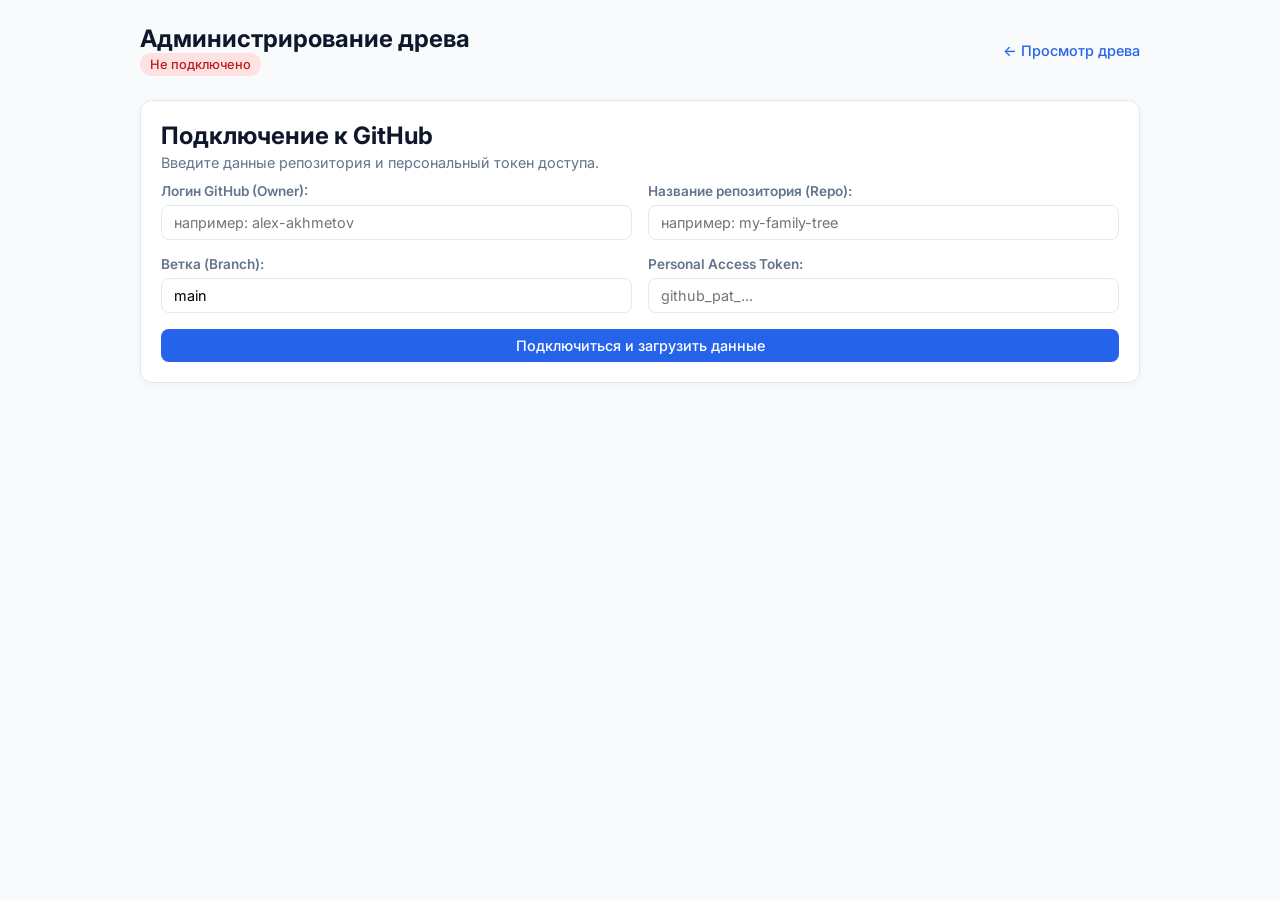
<file: admin.html>
<!DOCTYPE html>
<html lang="ru">
<head>
  <meta charset="UTF-8">
  <meta name="viewport" content="width=device-width, initial-scale=1.0">
  <title>Панель управления — Семейное древо</title>
  <link rel="preconnect" href="https://fonts.googleapis.com">
  <link rel="preconnect" href="https://fonts.gstatic.com" crossorigin>
  <link href="https://fonts.googleapis.com/css2?family=Inter:wght@400;500;600;700&display=swap" rel="stylesheet">
  <style>
    :root {
      --bg: #f8fafc;
      --panel: #ffffff;
      --text: #0f172a;
      --muted: #64748b;
      --border: #e2e8f0;
      --primary: #2563eb;
      --primary-hover: #1d4ed8;
      --danger: #ef4444;
      --success: #10b981;
    }
    * { box-sizing: border-box; margin: 0; padding: 0; font-family: 'Inter', sans-serif; }
    body { background: var(--bg); color: var(--text); padding: 24px; min-height: 100vh; }
    .container { max-width: 1000px; margin: 0 auto; }
    
    header { display: flex; justify-content: space-between; align-items: center; margin-bottom: 24px; }
    h1 { font-size: 1.5rem; font-weight: 700; }
    .header-links { display: flex; gap: 12px; align-items: center; }
    .link-btn { color: var(--primary); text-decoration: none; font-size: 0.9rem; font-weight: 500; }
    
    .card { background: var(--panel); border: 1px solid var(--border); border-radius: 12px; padding: 20px; margin-bottom: 20px; box-shadow: 0 2px 8px rgba(0,0,0,0.04); }
    .btn { background: var(--primary); color: #fff; border: none; padding: 8px 16px; border-radius: 8px; font-weight: 500; cursor: pointer; font-size: 0.9rem; transition: background 0.2s; }
    .btn:hover { background: var(--primary-hover); }
    .btn-danger { background: var(--danger); }
    .btn-danger:hover { background: #dc2626; }
    .btn-outline { background: transparent; border: 1px solid var(--border); color: var(--text); }
    .btn-outline:hover { background: #f1f5f9; }
    
    /* Формы */
    .form-grid { display: grid; grid-template-columns: 1fr 1fr; gap: 16px; margin-top: 12px; }
    .form-group { display: flex; flex-direction: column; gap: 6px; }
    .form-group.full { grid-column: span 2; }
    label { font-size: 0.85rem; font-weight: 600; color: var(--muted); }
    input, select, textarea { padding: 8px 12px; border: 1px solid var(--border); border-radius: 8px; font-size: 0.9rem; outline: none; }
    input:focus, select:focus, textarea:focus { border-color: var(--primary); }
    
    /* Список персон */
    .person-table { width: 100%; border-collapse: collapse; margin-top: 12px; }
    .person-table th, .person-table td { padding: 12px; text-align: left; border-bottom: 1px solid var(--border); font-size: 0.9rem; }
    .person-table th { color: var(--muted); font-size: 0.8rem; text-transform: uppercase; }
    .table-avatar { width: 36px; height: 36px; border-radius: 50%; object-fit: cover; vertical-align: middle; margin-right: 8px; }
    .actions-cell { display: flex; gap: 8px; }
    
    /* Модальное окно */
    .modal { position: fixed; inset: 0; background: rgba(0,0,0,0.5); display: flex; align-items: center; justify-content: center; z-index: 50; }
    .modal.hidden { display: none; }
    .modal-content { background: var(--panel); width: 100%; max-width: 650px; max-height: 90vh; overflow-y: auto; border-radius: 12px; padding: 24px; }
    .modal-header { display: flex; justify-content: space-between; align-items: center; margin-bottom: 16px; }
    .modal-footer { display: flex; justify-content: flex-end; gap: 12px; margin-top: 20px; }
    
    .status-badge { display: inline-flex; align-items: center; gap: 6px; padding: 4px 10px; border-radius: 20px; font-size: 0.8rem; font-weight: 500; }
    .status-ok { background: #dcfce7; color: #15803d; }
    .status-err { background: #fee2e2; color: #b91c1c; }
    .hidden { display: none !important; }
  </style>
</head>
<body>

<div class="container">
  <header>
    <div>
      <h1>Администрирование древа</h1>
      <span id="connStatus" class="status-badge status-err">Не подключено</span>
    </div>
    <div class="header-links">
      <a href="index.html" class="link-btn" target="_blank">&larr; Просмотр древа</a>
      <button id="logoutBtn" class="btn btn-outline hidden">Выйти</button>
    </div>
  </header>

  <!-- Блок авторизации (показывается, если токен не сохранен) -->
  <div id="authCard" class="card">
    <h2>Подключение к GitHub</h2>
    <p style="color: var(--muted); font-size: 0.9rem; margin-top: 4px;">Введите данные репозитория и персональный токен доступа.</p>
    <form id="authForm" class="form-grid">
      <div class="form-group">
        <label>Логин GitHub (Owner):</label>
        <input type="text" id="cfgOwner" required placeholder="например: alex-akhmetov">
      </div>
      <div class="form-group">
        <label>Название репозитория (Repo):</label>
        <input type="text" id="cfgRepo" required placeholder="например: my-family-tree">
      </div>
      <div class="form-group">
        <label>Ветка (Branch):</label>
        <input type="text" id="cfgBranch" value="main" required>
      </div>
      <div class="form-group">
        <label>Personal Access Token:</label>
        <input type="password" id="cfgToken" required placeholder="github_pat_...">
      </div>
      <div class="form-group full">
        <button type="submit" class="btn" style="width: 100%;">Подключиться и загрузить данные</button>
      </div>
    </form>
  </div>

  <!-- Основная рабочая панель -->
  <div id="appPanel" class="hidden">
    <div class="card" style="display: flex; justify-content: space-between; align-items: center;">
      <div>
        <h3 id="repoTitle">Репозиторий</h3>
        <p style="color: var(--muted); font-size: 0.85rem;" id="personsCounter">0 персон в древе</p>
      </div>
      <div style="display: flex; gap: 10px;">
        <button id="addPersonBtn" class="btn">+ Добавить персону</button>
        <button id="pushBtn" class="btn" style="background: var(--success);">Опубликовать на GitHub</button>
      </div>
    </div>

    <div class="card">
      <div style="display: flex; justify-content: space-between; align-items: center; margin-bottom: 12px;">
        <h3>Список персон</h3>
        <input type="text" id="searchTable" placeholder="Фильтр по имени..." style="width: 250px;">
      </div>
      <table class="person-table">
        <thead>
          <tr>
            <th>Персона</th>
            <th>Поколение</th>
            <th>Годы жизни</th>
            <th>Родители</th>
            <th>Супруг(а)</th>
            <th>Действия</th>
          </tr>
        </thead>
        <tbody id="personTableBody"></tbody>
      </table>
    </div>
  </div>
</div>

<!-- Модальное окно создания/редактирования персоны -->
<div id="editModal" class="modal hidden">
  <div class="modal-content">
    <div class="modal-header">
      <h2 id="modalTitle">Редактирование персоны</h2>
      <button id="closeModalBtn" style="background:none;border:none;font-size:1.5rem;cursor:pointer;">&times;</button>
    </div>
    <form id="personForm">
      <input type="hidden" id="fieldId">
      <div class="form-grid">
        <div class="form-group full">
          <label>ФИО *</label>
          <input type="text" id="fieldName" required placeholder="Иванов Иван Иванович">
        </div>
        <div class="form-group">
          <label>Пол</label>
          <select id="fieldGender">
            <option value="male">Мужской</option>
            <option value="female">Женский</option>
          </select>
        </div>
        <div class="form-group">
          <label>Поколение (1 = старшие предки)</label>
          <input type="number" id="fieldGeneration" value="1" min="1">
        </div>
        <div class="form-group">
          <label>Год/дата рождения</label>
          <input type="text" id="fieldBirth" placeholder="например: 1965 или 12.05.1965">
        </div>
        <div class="form-group">
          <label>Год/дата смерти (если нет, оставьте пустым)</label>
          <input type="text" id="fieldDeath" placeholder="например: 2010">
        </div>
        <div class="form-group">
          <label>Место проживания / рождения</label>
          <input type="text" id="fieldLocation" placeholder="г. Москва">
        </div>
        <div class="form-group">
          <label>Профессия</label>
          <input type="text" id="fieldOccupation" placeholder="Инженер">
        </div>
        <div class="form-group full">
          <label>Фотография (файл с устройства или ссылка)</label>
          <input type="file" id="photoFileInput" accept="image/*">
          <input type="text" id="fieldPhoto" placeholder="photos/person.jpg или ссылка" style="margin-top: 6px;">
        </div>
        <div class="form-group">
          <label>Родители (выберите зажав Ctrl/Cmd)</label>
          <select id="fieldParents" multiple style="height: 90px;"></select>
        </div>
        <div class="form-group">
          <label>Супруг(а)</label>
          <select id="fieldSpouses" multiple style="height: 90px;"></select>
        </div>
        <div class="form-group full">
          <label>Биография / Заметки</label>
          <textarea id="fieldBio" rows="3" placeholder="Краткая история..."></textarea>
        </div>
      </div>
      <div class="modal-footer">
        <button type="button" id="cancelModalBtn" class="btn btn-outline">Отмена</button>
        <button type="submit" class="btn">Сохранить персону</button>
      </div>
    </form>
  </div>
</div>

<script>
// Вспомогательные функции для UTF-8 Base64
function utf8ToBase64(str) {
  return btoa(encodeURIComponent(str).replace(/%([0-9A-F]{2})/g, (m, p) => String.fromCharCode('0x' + p)));
}
function base64ToUtf8(str) {
  return decodeURIComponent(Array.prototype.map.call(atob(str), c => '%' + ('00' + c.charCodeAt(0).toString(16)).slice(-2)).join(''));
}

let config = JSON.parse(localStorage.getItem('ft_gh_config') || 'null');
let familyData = [];
let fileSha = null;
let newPhotoFiles = new Map(); // хранит загружаемые фото: filename -> base64

document.addEventListener('DOMContentLoaded', () => {
  if (config) {
    applyAuth();
    fetchTreeData();
  }
  setupEvents();
});

function applyAuth() {
  document.getElementById('authCard').classList.add('hidden');
  document.getElementById('appPanel').classList.remove('hidden');
  document.getElementById('logoutBtn').classList.remove('hidden');
  document.getElementById('repoTitle').textContent = `${config.owner}/${config.repo} (${config.branch})`;
  const badge = document.getElementById('connStatus');
  badge.textContent = 'Подключено';
  badge.className = 'status-badge status-ok';
}

function setupEvents() {
  // Авторизация
  document.getElementById('authForm').addEventListener('submit', (e) => {
    e.preventDefault();
    config = {
      owner: document.getElementById('cfgOwner').value.trim(),
      repo: document.getElementById('cfgRepo').value.trim(),
      branch: document.getElementById('cfgBranch').value.trim() || 'main',
      token: document.getElementById('cfgToken').value.trim()
    };
    localStorage.setItem('ft_gh_config', JSON.stringify(config));
    applyAuth();
    fetchTreeData();
  });

  // Выход
  document.getElementById('logoutBtn').addEventListener('click', () => {
    localStorage.removeItem('ft_gh_config');
    location.reload();
  });

  // Открытие модалки добавления
  document.getElementById('addPersonBtn').addEventListener('click', () => {
    openEditModal();
  });

  // Закрытие модалки
  document.getElementById('closeModalBtn').addEventListener('click', () => closeModal());
  document.getElementById('cancelModalBtn').addEventListener('click', () => closeModal());

  // Сохранение персоны
  document.getElementById('personForm').addEventListener('submit', (e) => {
    e.preventDefault();
    savePersonForm();
  });

  // Локальный выбор фото
  document.getElementById('photoFileInput').addEventListener('change', (e) => {
    const file = e.target.files[0];
    if (!file) return;
    const reader = new FileReader();
    reader.onload = () => {
      const ext = file.name.split('.').pop() || 'jpg';
      const cleanFileName = `photo_${Date.now()}.${ext}`;
      const path = `photos/${cleanFileName}`;
      document.getElementById('fieldPhoto').value = path;
      // Сохраняем чистый base64 без префикса data:image/...
      newPhotoFiles.set(path, reader.result.split(','));
    };
    reader.readAsDataURL(file);
  });

  // Публикация в GitHub
  document.getElementById('pushBtn').addEventListener('click', () => {
    pushToGitHub();
  });

  // Поиск по таблице
  document.getElementById('searchTable').addEventListener('input', (e) => {
    renderTable(e.target.value.trim().toLowerCase());
  });
}

// Получение данных из GitHub
async function fetchTreeData() {
  const url = `https://api.github.com/repos/${config.owner}/${config.repo}/contents/data.json?ref=${config.branch}`;
  try {
    const res = await fetch(url, {
      headers: {
        'Authorization': `Bearer ${config.token}`,
        'Accept': 'application/vnd.github+json'
      }
    });
    if (!res.ok) throw new Error('Не удалось получить data.json. Проверьте права токена и имя репозитория.');
    const json = await res.json();
    fileSha = json.sha;
    familyData = JSON.parse(base64ToUtf8(json.content));
    renderTable();
  } catch (err) {
    alert(err.message);
  }
}

// Отрисовка таблицы
function renderTable(filterQuery = '') {
  const tbody = document.getElementById('personTableBody');
  tbody.innerHTML = '';
  document.getElementById('personsCounter').textContent = `${familyData.length} персон в древе`;

  const map = new Map(familyData.map(p => [p.id, p]));
  const filtered = familyData.filter(p => !filterQuery || p.name.toLowerCase().includes(filterQuery));

  filtered.forEach(p => {
    const tr = document.createElement('tr');
    const years = (p.birth || '') + (p.death ? ` — ${p.death}` : '');
    const parents = (p.parents || []).map(id => map.get(id)?.name || id).join(', ') || '—';
    const spouses = (p.spouses || []).map(id => map.get(id)?.name || id).join(', ') || '—';

    tr.innerHTML = `
      <td>
        <img src="${p.photo || 'https://via.placeholder.com/150'}" class="table-avatar" onerror="this.src='https://via.placeholder.com/150'">
        <strong>${p.name}</strong>
      </td>
      <td>${p.generation || 1}</td>
      <td>${years || '—'}</td>
      <td><small>${parents}</small></td>
      <td><small>${spouses}</small></td>
      <td class="actions-cell">
        <button class="btn btn-outline" style="padding:4px 8px;font-size:0.8rem;" onclick="editPerson('${p.id}')">Редактировать</button>
        <button class="btn btn-danger" style="padding:4px 8px;font-size:0.8rem;" onclick="deletePerson('${p.id}')">Удалить</button>
      </td>
    `;
    tbody.appendChild(tr);
  });
}

function openEditModal(person = null) {
  const modal = document.getElementById('editModal');
  document.getElementById('modalTitle').textContent = person ? 'Редактировать персону' : 'Добавить персону';
  
  document.getElementById('fieldId').value = person ? person.id : `p_${Date.now()}`;
  document.getElementById('fieldName').value = person ? person.name : '';
  document.getElementById('fieldGender').value = person ? (person.gender || 'male') : 'male';
  document.getElementById('fieldGeneration').value = person ? (person.generation || 1) : 1;
  document.getElementById('fieldBirth').value = person ? (person.birth || '') : '';
  document.getElementById('fieldDeath').value = person ? (person.death || '') : '';
  document.getElementById('fieldLocation').value = person ? (person.location || '') : '';
  document.getElementById('fieldOccupation').value = person ? (person.occupation || '') : '';
  document.getElementById('fieldPhoto').value = person ? (person.photo || '') : '';
  document.getElementById('fieldBio').value = person ? (person.bio || '') : '';

  // Заполнение списков родителей и супругов
  const parentsSel = document.getElementById('fieldParents');
  const spousesSel = document.getElementById('fieldSpouses');
  parentsSel.innerHTML = '';
  spousesSel.innerHTML = '';

  familyData.forEach(p => {
    if (person && p.id === person.id) return; // нельзя выбрать самого себя
    const optP = new Option(p.name, p.id, false, person && person.parents && person.parents.includes(p.id));
    const optS = new Option(p.name, p.id, false, person && person.spouses && person.spouses.includes(p.id));
    parentsSel.add(optP);
    spousesSel.add(optS);
  });

  modal.classList.remove('hidden');
}

function closeModal() {
  document.getElementById('editModal').classList.add('hidden');
}

function editPerson(id) {
  const p = familyData.find(x => x.id === id);
  if (p) openEditModal(p);
}

function deletePerson(id) {
  if (!confirm('Вы уверены, что хотите удалить эту персону?')) return;
  familyData = familyData.filter(p => p.id !== id);
  // Удаляем из связей у других
  familyData.forEach(p => {
    if (p.parents) p.parents = p.parents.filter(x => x !== id);
    if (p.spouses) p.spouses = p.spouses.filter(x => x !== id);
    if (p.children) p.children = p.children.filter(x => x !== id);
  });
  renderTable();
}

function savePersonForm() {
  const id = document.getElementById('fieldId').value;
  const name = document.getElementById('fieldName').value.trim();
  const gender = document.getElementById('fieldGender').value;
  const generation = parseInt(document.getElementById('fieldGeneration').value, 10) || 1;
  const birth = document.getElementById('fieldBirth').value.trim();
  const death = document.getElementById('fieldDeath').value.trim();
  const locationVal = document.getElementById('fieldLocation').value.trim();
  const occupation = document.getElementById('fieldOccupation').value.trim();
  const photo = document.getElementById('fieldPhoto').value.trim();
  const bio = document.getElementById('fieldBio').value.trim();

  const parents = Array.from(document.getElementById('fieldParents').selectedOptions).map(o => o.value);
  const spouses = Array.from(document.getElementById('fieldSpouses').selectedOptions).map(o => o.value);

  let existing = familyData.find(p => p.id === id);
  if (existing) {
    Object.assign(existing, { name, gender, generation, birth, death, location: locationVal, occupation, photo, bio, parents, spouses });
  } else {
    familyData.push({ id, name, gender, generation, birth, death, location: locationVal, occupation, photo, bio, parents, spouses, children: [] });
  }

  // Двусторонняя синхронизация связей
  familyData.forEach(p => {
    if (parents.includes(p.id) && (!p.children || !p.children.includes(id))) {
      p.children = p.children || [];
      p.children.push(id);
    }
    if (spouses.includes(p.id) && (!p.spouses || !p.spouses.includes(id))) {
      p.spouses = p.spouses || [];
      p.spouses.push(id);
    }
  });

  closeModal();
  renderTable();
}

// Отправка в GitHub (файлы фото + data.json и data.js)
async function pushToGitHub() {
  const pushBtn = document.getElementById('pushBtn');
  pushBtn.disabled = true;
  pushBtn.textContent = 'Сохранение...';

  try {
    // 1. Загрузка новых фотографий
    for (let [path, base64Data] of newPhotoFiles.entries()) {
      await fetch(`https://api.github.com/repos/${config.owner}/${config.repo}/contents/${path}`, {
        method: 'PUT',
        headers: {
          'Authorization': `Bearer ${config.token}`,
          'Accept': 'application/vnd.github+json'
        },
        body: JSON.stringify({
          message: `Загрузка фотографии ${path}`,
          content: base64Data,
          branch: config.branch
        })
      });
    }
    newPhotoFiles.clear();

    // 2. Обновление data.json
    const jsonStr = JSON.stringify(familyData, null, 2);
    const res = await fetch(`https://api.github.com/repos/${config.owner}/${config.repo}/contents/data.json`, {
      method: 'PUT',
      headers: {
        'Authorization': `Bearer ${config.token}`,
        'Accept': 'application/vnd.github+json'
      },
      body: JSON.stringify({
        message: 'Обновление семейного древа через админку',
        content: utf8ToBase64(jsonStr),
        sha: fileSha,
        branch: config.branch
      })
    });

    if (!res.ok) throw new Error('Ошибка сохранения data.json в GitHub');
    const resData = await res.json();
    fileSha = resData.content.sha;

    // 3. Синхронизация data.js (чтобы локально тоже работало)
    try {
      const getJs = await fetch(`https://api.github.com/repos/${config.owner}/${config.repo}/contents/data.js?ref=${config.branch}`, {
        headers: { 'Authorization': `Bearer ${config.token}` }
      });
      let jsSha = null;
      if (getJs.ok) {
        const jsData = await getJs.json();
        jsSha = jsData.sha;
      }
      const jsContent = `const initialFamilyData = ${jsonStr};`;
      await fetch(`https://api.github.com/repos/${config.owner}/${config.repo}/contents/data.js`, {
        method: 'PUT',
        headers: { 'Authorization': `Bearer ${config.token}` },
        body: JSON.stringify({
          message: 'Синхронизация data.js',
          content: utf8ToBase64(jsContent),
          sha: jsSha || undefined,
          branch: config.branch
        })
      });
    } catch (_) {}

    alert('Изменения успешно опубликованы на GitHub! Сайт обновится в течение 1–2 минут.');
  } catch (err) {
    alert('Ошибка при публикации: ' + err.message);
  } finally {
    pushBtn.disabled = false;
    pushBtn.textContent = 'Опубликовать на GitHub';
  }
}
</script>
</body>
</html>
</file>
